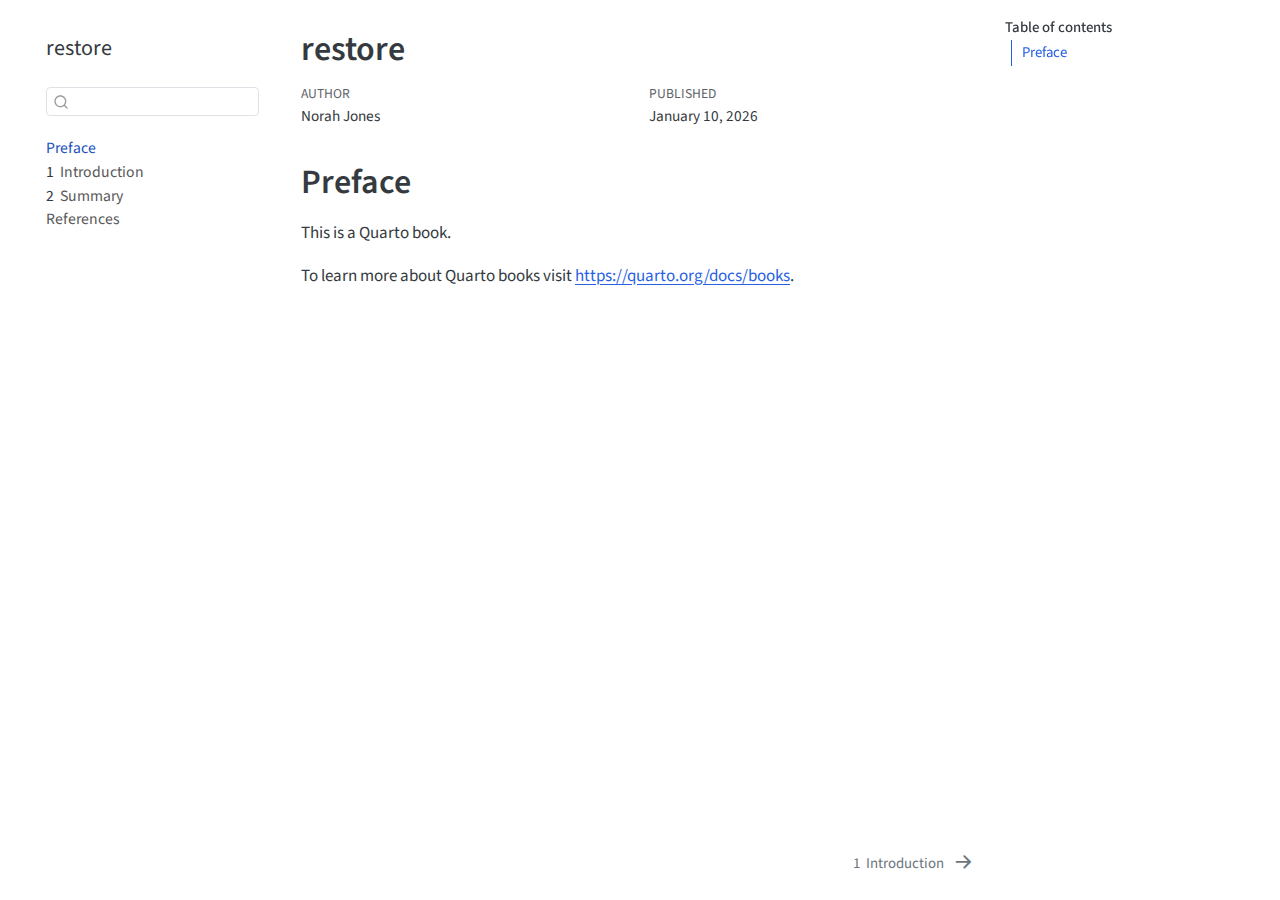
<file: docs/index.html>
<!DOCTYPE html>
<html xmlns="http://www.w3.org/1999/xhtml" lang="en" xml:lang="en"><head>

<meta charset="utf-8">
<meta name="generator" content="quarto-1.6.29">

<meta name="viewport" content="width=device-width, initial-scale=1.0, user-scalable=yes">

<meta name="author" content="Norah Jones">
<meta name="dcterms.date" content="2026-01-10">

<title>restore</title>
<style>
code{white-space: pre-wrap;}
span.smallcaps{font-variant: small-caps;}
div.columns{display: flex; gap: min(4vw, 1.5em);}
div.column{flex: auto; overflow-x: auto;}
div.hanging-indent{margin-left: 1.5em; text-indent: -1.5em;}
ul.task-list{list-style: none;}
ul.task-list li input[type="checkbox"] {
  width: 0.8em;
  margin: 0 0.8em 0.2em -1em; /* quarto-specific, see https://github.com/quarto-dev/quarto-cli/issues/4556 */ 
  vertical-align: middle;
}
</style>


<script src="site_libs/quarto-nav/quarto-nav.js"></script>
<script src="site_libs/quarto-nav/headroom.min.js"></script>
<script src="site_libs/clipboard/clipboard.min.js"></script>
<script src="site_libs/quarto-search/autocomplete.umd.js"></script>
<script src="site_libs/quarto-search/fuse.min.js"></script>
<script src="site_libs/quarto-search/quarto-search.js"></script>
<meta name="quarto:offset" content="./">
<link href="./intro.html" rel="next">
<script src="site_libs/quarto-html/quarto.js"></script>
<script src="site_libs/quarto-html/popper.min.js"></script>
<script src="site_libs/quarto-html/tippy.umd.min.js"></script>
<script src="site_libs/quarto-html/anchor.min.js"></script>
<link href="site_libs/quarto-html/tippy.css" rel="stylesheet">
<link href="site_libs/quarto-html/quarto-syntax-highlighting-29a703985b9506ee1f3285ce059650bf.css" rel="stylesheet" id="quarto-text-highlighting-styles">
<script src="site_libs/bootstrap/bootstrap.min.js"></script>
<link href="site_libs/bootstrap/bootstrap-icons.css" rel="stylesheet">
<link href="site_libs/bootstrap/bootstrap-87106fac36b7108268fef3f25795ae48.min.css" rel="stylesheet" append-hash="true" id="quarto-bootstrap" data-mode="light">
<script id="quarto-search-options" type="application/json">{
  "location": "sidebar",
  "copy-button": false,
  "collapse-after": 3,
  "panel-placement": "start",
  "type": "textbox",
  "limit": 50,
  "keyboard-shortcut": [
    "f",
    "/",
    "s"
  ],
  "show-item-context": false,
  "language": {
    "search-no-results-text": "No results",
    "search-matching-documents-text": "matching documents",
    "search-copy-link-title": "Copy link to search",
    "search-hide-matches-text": "Hide additional matches",
    "search-more-match-text": "more match in this document",
    "search-more-matches-text": "more matches in this document",
    "search-clear-button-title": "Clear",
    "search-text-placeholder": "",
    "search-detached-cancel-button-title": "Cancel",
    "search-submit-button-title": "Submit",
    "search-label": "Search"
  }
}</script>


</head>

<body class="nav-sidebar floating">

<div id="quarto-search-results"></div>
  <header id="quarto-header" class="headroom fixed-top">
  <nav class="quarto-secondary-nav">
    <div class="container-fluid d-flex">
      <button type="button" class="quarto-btn-toggle btn" data-bs-toggle="collapse" role="button" data-bs-target=".quarto-sidebar-collapse-item" aria-controls="quarto-sidebar" aria-expanded="false" aria-label="Toggle sidebar navigation" onclick="if (window.quartoToggleHeadroom) { window.quartoToggleHeadroom(); }">
        <i class="bi bi-layout-text-sidebar-reverse"></i>
      </button>
        <nav class="quarto-page-breadcrumbs" aria-label="breadcrumb"><ol class="breadcrumb"><li class="breadcrumb-item"><a href="./index.html">Preface</a></li></ol></nav>
        <a class="flex-grow-1" role="navigation" data-bs-toggle="collapse" data-bs-target=".quarto-sidebar-collapse-item" aria-controls="quarto-sidebar" aria-expanded="false" aria-label="Toggle sidebar navigation" onclick="if (window.quartoToggleHeadroom) { window.quartoToggleHeadroom(); }">      
        </a>
      <button type="button" class="btn quarto-search-button" aria-label="Search" onclick="window.quartoOpenSearch();">
        <i class="bi bi-search"></i>
      </button>
    </div>
  </nav>
</header>
<!-- content -->
<div id="quarto-content" class="quarto-container page-columns page-rows-contents page-layout-article">
<!-- sidebar -->
  <nav id="quarto-sidebar" class="sidebar collapse collapse-horizontal quarto-sidebar-collapse-item sidebar-navigation floating overflow-auto">
    <div class="pt-lg-2 mt-2 text-left sidebar-header">
    <div class="sidebar-title mb-0 py-0">
      <a href="./">restore</a> 
    </div>
      </div>
        <div class="mt-2 flex-shrink-0 align-items-center">
        <div class="sidebar-search">
        <div id="quarto-search" class="" title="Search"></div>
        </div>
        </div>
    <div class="sidebar-menu-container"> 
    <ul class="list-unstyled mt-1">
        <li class="sidebar-item">
  <div class="sidebar-item-container"> 
  <a href="./index.html" class="sidebar-item-text sidebar-link active">
 <span class="menu-text">Preface</span></a>
  </div>
</li>
        <li class="sidebar-item">
  <div class="sidebar-item-container"> 
  <a href="./intro.html" class="sidebar-item-text sidebar-link">
 <span class="menu-text"><span class="chapter-number">1</span>&nbsp; <span class="chapter-title">Introduction</span></span></a>
  </div>
</li>
        <li class="sidebar-item">
  <div class="sidebar-item-container"> 
  <a href="./summary.html" class="sidebar-item-text sidebar-link">
 <span class="menu-text"><span class="chapter-number">2</span>&nbsp; <span class="chapter-title">Summary</span></span></a>
  </div>
</li>
        <li class="sidebar-item">
  <div class="sidebar-item-container"> 
  <a href="./references.html" class="sidebar-item-text sidebar-link">
 <span class="menu-text">References</span></a>
  </div>
</li>
    </ul>
    </div>
</nav>
<div id="quarto-sidebar-glass" class="quarto-sidebar-collapse-item" data-bs-toggle="collapse" data-bs-target=".quarto-sidebar-collapse-item"></div>
<!-- margin-sidebar -->
    <div id="quarto-margin-sidebar" class="sidebar margin-sidebar">
        <nav id="TOC" role="doc-toc" class="toc-active">
    <h2 id="toc-title">Table of contents</h2>
   
  <ul>
  <li><a href="#preface" id="toc-preface" class="nav-link active" data-scroll-target="#preface">Preface</a></li>
  </ul>
</nav>
    </div>
<!-- main -->
<main class="content" id="quarto-document-content">

<header id="title-block-header" class="quarto-title-block default">
<div class="quarto-title">
<h1 class="title">restore</h1>
</div>



<div class="quarto-title-meta">

    <div>
    <div class="quarto-title-meta-heading">Author</div>
    <div class="quarto-title-meta-contents">
             <p>Norah Jones </p>
          </div>
  </div>
    
    <div>
    <div class="quarto-title-meta-heading">Published</div>
    <div class="quarto-title-meta-contents">
      <p class="date">January 10, 2026</p>
    </div>
  </div>
  
    
  </div>
  


</header>


<section id="preface" class="level1 unnumbered">
<h1 class="unnumbered">Preface</h1>
<p>This is a Quarto book.</p>
<p>To learn more about Quarto books visit <a href="https://quarto.org/docs/books" class="uri">https://quarto.org/docs/books</a>.</p>


</section>

</main> <!-- /main -->
<script id="quarto-html-after-body" type="application/javascript">
window.document.addEventListener("DOMContentLoaded", function (event) {
  const toggleBodyColorMode = (bsSheetEl) => {
    const mode = bsSheetEl.getAttribute("data-mode");
    const bodyEl = window.document.querySelector("body");
    if (mode === "dark") {
      bodyEl.classList.add("quarto-dark");
      bodyEl.classList.remove("quarto-light");
    } else {
      bodyEl.classList.add("quarto-light");
      bodyEl.classList.remove("quarto-dark");
    }
  }
  const toggleBodyColorPrimary = () => {
    const bsSheetEl = window.document.querySelector("link#quarto-bootstrap");
    if (bsSheetEl) {
      toggleBodyColorMode(bsSheetEl);
    }
  }
  toggleBodyColorPrimary();  
  const icon = "";
  const anchorJS = new window.AnchorJS();
  anchorJS.options = {
    placement: 'right',
    icon: icon
  };
  anchorJS.add('.anchored');
  const isCodeAnnotation = (el) => {
    for (const clz of el.classList) {
      if (clz.startsWith('code-annotation-')) {                     
        return true;
      }
    }
    return false;
  }
  const onCopySuccess = function(e) {
    // button target
    const button = e.trigger;
    // don't keep focus
    button.blur();
    // flash "checked"
    button.classList.add('code-copy-button-checked');
    var currentTitle = button.getAttribute("title");
    button.setAttribute("title", "Copied!");
    let tooltip;
    if (window.bootstrap) {
      button.setAttribute("data-bs-toggle", "tooltip");
      button.setAttribute("data-bs-placement", "left");
      button.setAttribute("data-bs-title", "Copied!");
      tooltip = new bootstrap.Tooltip(button, 
        { trigger: "manual", 
          customClass: "code-copy-button-tooltip",
          offset: [0, -8]});
      tooltip.show();    
    }
    setTimeout(function() {
      if (tooltip) {
        tooltip.hide();
        button.removeAttribute("data-bs-title");
        button.removeAttribute("data-bs-toggle");
        button.removeAttribute("data-bs-placement");
      }
      button.setAttribute("title", currentTitle);
      button.classList.remove('code-copy-button-checked');
    }, 1000);
    // clear code selection
    e.clearSelection();
  }
  const getTextToCopy = function(trigger) {
      const codeEl = trigger.previousElementSibling.cloneNode(true);
      for (const childEl of codeEl.children) {
        if (isCodeAnnotation(childEl)) {
          childEl.remove();
        }
      }
      return codeEl.innerText;
  }
  const clipboard = new window.ClipboardJS('.code-copy-button:not([data-in-quarto-modal])', {
    text: getTextToCopy
  });
  clipboard.on('success', onCopySuccess);
  if (window.document.getElementById('quarto-embedded-source-code-modal')) {
    // For code content inside modals, clipBoardJS needs to be initialized with a container option
    // TODO: Check when it could be a function (https://github.com/zenorocha/clipboard.js/issues/860)
    const clipboardModal = new window.ClipboardJS('.code-copy-button[data-in-quarto-modal]', {
      text: getTextToCopy,
      container: window.document.getElementById('quarto-embedded-source-code-modal')
    });
    clipboardModal.on('success', onCopySuccess);
  }
    var localhostRegex = new RegExp(/^(?:http|https):\/\/localhost\:?[0-9]*\//);
    var mailtoRegex = new RegExp(/^mailto:/);
      var filterRegex = new RegExp('/' + window.location.host + '/');
    var isInternal = (href) => {
        return filterRegex.test(href) || localhostRegex.test(href) || mailtoRegex.test(href);
    }
    // Inspect non-navigation links and adorn them if external
 	var links = window.document.querySelectorAll('a[href]:not(.nav-link):not(.navbar-brand):not(.toc-action):not(.sidebar-link):not(.sidebar-item-toggle):not(.pagination-link):not(.no-external):not([aria-hidden]):not(.dropdown-item):not(.quarto-navigation-tool):not(.about-link)');
    for (var i=0; i<links.length; i++) {
      const link = links[i];
      if (!isInternal(link.href)) {
        // undo the damage that might have been done by quarto-nav.js in the case of
        // links that we want to consider external
        if (link.dataset.originalHref !== undefined) {
          link.href = link.dataset.originalHref;
        }
      }
    }
  function tippyHover(el, contentFn, onTriggerFn, onUntriggerFn) {
    const config = {
      allowHTML: true,
      maxWidth: 500,
      delay: 100,
      arrow: false,
      appendTo: function(el) {
          return el.parentElement;
      },
      interactive: true,
      interactiveBorder: 10,
      theme: 'quarto',
      placement: 'bottom-start',
    };
    if (contentFn) {
      config.content = contentFn;
    }
    if (onTriggerFn) {
      config.onTrigger = onTriggerFn;
    }
    if (onUntriggerFn) {
      config.onUntrigger = onUntriggerFn;
    }
    window.tippy(el, config); 
  }
  const noterefs = window.document.querySelectorAll('a[role="doc-noteref"]');
  for (var i=0; i<noterefs.length; i++) {
    const ref = noterefs[i];
    tippyHover(ref, function() {
      // use id or data attribute instead here
      let href = ref.getAttribute('data-footnote-href') || ref.getAttribute('href');
      try { href = new URL(href).hash; } catch {}
      const id = href.replace(/^#\/?/, "");
      const note = window.document.getElementById(id);
      if (note) {
        return note.innerHTML;
      } else {
        return "";
      }
    });
  }
  const xrefs = window.document.querySelectorAll('a.quarto-xref');
  const processXRef = (id, note) => {
    // Strip column container classes
    const stripColumnClz = (el) => {
      el.classList.remove("page-full", "page-columns");
      if (el.children) {
        for (const child of el.children) {
          stripColumnClz(child);
        }
      }
    }
    stripColumnClz(note)
    if (id === null || id.startsWith('sec-')) {
      // Special case sections, only their first couple elements
      const container = document.createElement("div");
      if (note.children && note.children.length > 2) {
        container.appendChild(note.children[0].cloneNode(true));
        for (let i = 1; i < note.children.length; i++) {
          const child = note.children[i];
          if (child.tagName === "P" && child.innerText === "") {
            continue;
          } else {
            container.appendChild(child.cloneNode(true));
            break;
          }
        }
        if (window.Quarto?.typesetMath) {
          window.Quarto.typesetMath(container);
        }
        return container.innerHTML
      } else {
        if (window.Quarto?.typesetMath) {
          window.Quarto.typesetMath(note);
        }
        return note.innerHTML;
      }
    } else {
      // Remove any anchor links if they are present
      const anchorLink = note.querySelector('a.anchorjs-link');
      if (anchorLink) {
        anchorLink.remove();
      }
      if (window.Quarto?.typesetMath) {
        window.Quarto.typesetMath(note);
      }
      // TODO in 1.5, we should make sure this works without a callout special case
      if (note.classList.contains("callout")) {
        return note.outerHTML;
      } else {
        return note.innerHTML;
      }
    }
  }
  for (var i=0; i<xrefs.length; i++) {
    const xref = xrefs[i];
    tippyHover(xref, undefined, function(instance) {
      instance.disable();
      let url = xref.getAttribute('href');
      let hash = undefined; 
      if (url.startsWith('#')) {
        hash = url;
      } else {
        try { hash = new URL(url).hash; } catch {}
      }
      if (hash) {
        const id = hash.replace(/^#\/?/, "");
        const note = window.document.getElementById(id);
        if (note !== null) {
          try {
            const html = processXRef(id, note.cloneNode(true));
            instance.setContent(html);
          } finally {
            instance.enable();
            instance.show();
          }
        } else {
          // See if we can fetch this
          fetch(url.split('#')[0])
          .then(res => res.text())
          .then(html => {
            const parser = new DOMParser();
            const htmlDoc = parser.parseFromString(html, "text/html");
            const note = htmlDoc.getElementById(id);
            if (note !== null) {
              const html = processXRef(id, note);
              instance.setContent(html);
            } 
          }).finally(() => {
            instance.enable();
            instance.show();
          });
        }
      } else {
        // See if we can fetch a full url (with no hash to target)
        // This is a special case and we should probably do some content thinning / targeting
        fetch(url)
        .then(res => res.text())
        .then(html => {
          const parser = new DOMParser();
          const htmlDoc = parser.parseFromString(html, "text/html");
          const note = htmlDoc.querySelector('main.content');
          if (note !== null) {
            // This should only happen for chapter cross references
            // (since there is no id in the URL)
            // remove the first header
            if (note.children.length > 0 && note.children[0].tagName === "HEADER") {
              note.children[0].remove();
            }
            const html = processXRef(null, note);
            instance.setContent(html);
          } 
        }).finally(() => {
          instance.enable();
          instance.show();
        });
      }
    }, function(instance) {
    });
  }
      let selectedAnnoteEl;
      const selectorForAnnotation = ( cell, annotation) => {
        let cellAttr = 'data-code-cell="' + cell + '"';
        let lineAttr = 'data-code-annotation="' +  annotation + '"';
        const selector = 'span[' + cellAttr + '][' + lineAttr + ']';
        return selector;
      }
      const selectCodeLines = (annoteEl) => {
        const doc = window.document;
        const targetCell = annoteEl.getAttribute("data-target-cell");
        const targetAnnotation = annoteEl.getAttribute("data-target-annotation");
        const annoteSpan = window.document.querySelector(selectorForAnnotation(targetCell, targetAnnotation));
        const lines = annoteSpan.getAttribute("data-code-lines").split(",");
        const lineIds = lines.map((line) => {
          return targetCell + "-" + line;
        })
        let top = null;
        let height = null;
        let parent = null;
        if (lineIds.length > 0) {
            //compute the position of the single el (top and bottom and make a div)
            const el = window.document.getElementById(lineIds[0]);
            top = el.offsetTop;
            height = el.offsetHeight;
            parent = el.parentElement.parentElement;
          if (lineIds.length > 1) {
            const lastEl = window.document.getElementById(lineIds[lineIds.length - 1]);
            const bottom = lastEl.offsetTop + lastEl.offsetHeight;
            height = bottom - top;
          }
          if (top !== null && height !== null && parent !== null) {
            // cook up a div (if necessary) and position it 
            let div = window.document.getElementById("code-annotation-line-highlight");
            if (div === null) {
              div = window.document.createElement("div");
              div.setAttribute("id", "code-annotation-line-highlight");
              div.style.position = 'absolute';
              parent.appendChild(div);
            }
            div.style.top = top - 2 + "px";
            div.style.height = height + 4 + "px";
            div.style.left = 0;
            let gutterDiv = window.document.getElementById("code-annotation-line-highlight-gutter");
            if (gutterDiv === null) {
              gutterDiv = window.document.createElement("div");
              gutterDiv.setAttribute("id", "code-annotation-line-highlight-gutter");
              gutterDiv.style.position = 'absolute';
              const codeCell = window.document.getElementById(targetCell);
              const gutter = codeCell.querySelector('.code-annotation-gutter');
              gutter.appendChild(gutterDiv);
            }
            gutterDiv.style.top = top - 2 + "px";
            gutterDiv.style.height = height + 4 + "px";
          }
          selectedAnnoteEl = annoteEl;
        }
      };
      const unselectCodeLines = () => {
        const elementsIds = ["code-annotation-line-highlight", "code-annotation-line-highlight-gutter"];
        elementsIds.forEach((elId) => {
          const div = window.document.getElementById(elId);
          if (div) {
            div.remove();
          }
        });
        selectedAnnoteEl = undefined;
      };
        // Handle positioning of the toggle
    window.addEventListener(
      "resize",
      throttle(() => {
        elRect = undefined;
        if (selectedAnnoteEl) {
          selectCodeLines(selectedAnnoteEl);
        }
      }, 10)
    );
    function throttle(fn, ms) {
    let throttle = false;
    let timer;
      return (...args) => {
        if(!throttle) { // first call gets through
            fn.apply(this, args);
            throttle = true;
        } else { // all the others get throttled
            if(timer) clearTimeout(timer); // cancel #2
            timer = setTimeout(() => {
              fn.apply(this, args);
              timer = throttle = false;
            }, ms);
        }
      };
    }
      // Attach click handler to the DT
      const annoteDls = window.document.querySelectorAll('dt[data-target-cell]');
      for (const annoteDlNode of annoteDls) {
        annoteDlNode.addEventListener('click', (event) => {
          const clickedEl = event.target;
          if (clickedEl !== selectedAnnoteEl) {
            unselectCodeLines();
            const activeEl = window.document.querySelector('dt[data-target-cell].code-annotation-active');
            if (activeEl) {
              activeEl.classList.remove('code-annotation-active');
            }
            selectCodeLines(clickedEl);
            clickedEl.classList.add('code-annotation-active');
          } else {
            // Unselect the line
            unselectCodeLines();
            clickedEl.classList.remove('code-annotation-active');
          }
        });
      }
  const findCites = (el) => {
    const parentEl = el.parentElement;
    if (parentEl) {
      const cites = parentEl.dataset.cites;
      if (cites) {
        return {
          el,
          cites: cites.split(' ')
        };
      } else {
        return findCites(el.parentElement)
      }
    } else {
      return undefined;
    }
  };
  var bibliorefs = window.document.querySelectorAll('a[role="doc-biblioref"]');
  for (var i=0; i<bibliorefs.length; i++) {
    const ref = bibliorefs[i];
    const citeInfo = findCites(ref);
    if (citeInfo) {
      tippyHover(citeInfo.el, function() {
        var popup = window.document.createElement('div');
        citeInfo.cites.forEach(function(cite) {
          var citeDiv = window.document.createElement('div');
          citeDiv.classList.add('hanging-indent');
          citeDiv.classList.add('csl-entry');
          var biblioDiv = window.document.getElementById('ref-' + cite);
          if (biblioDiv) {
            citeDiv.innerHTML = biblioDiv.innerHTML;
          }
          popup.appendChild(citeDiv);
        });
        return popup.innerHTML;
      });
    }
  }
});
</script>
<nav class="page-navigation">
  <div class="nav-page nav-page-previous">
  </div>
  <div class="nav-page nav-page-next">
      <a href="./intro.html" class="pagination-link" aria-label="Introduction">
        <span class="nav-page-text"><span class="chapter-number">1</span>&nbsp; <span class="chapter-title">Introduction</span></span> <i class="bi bi-arrow-right-short"></i>
      </a>
  </div>
</nav>
</div> <!-- /content -->




</body></html>
</file>
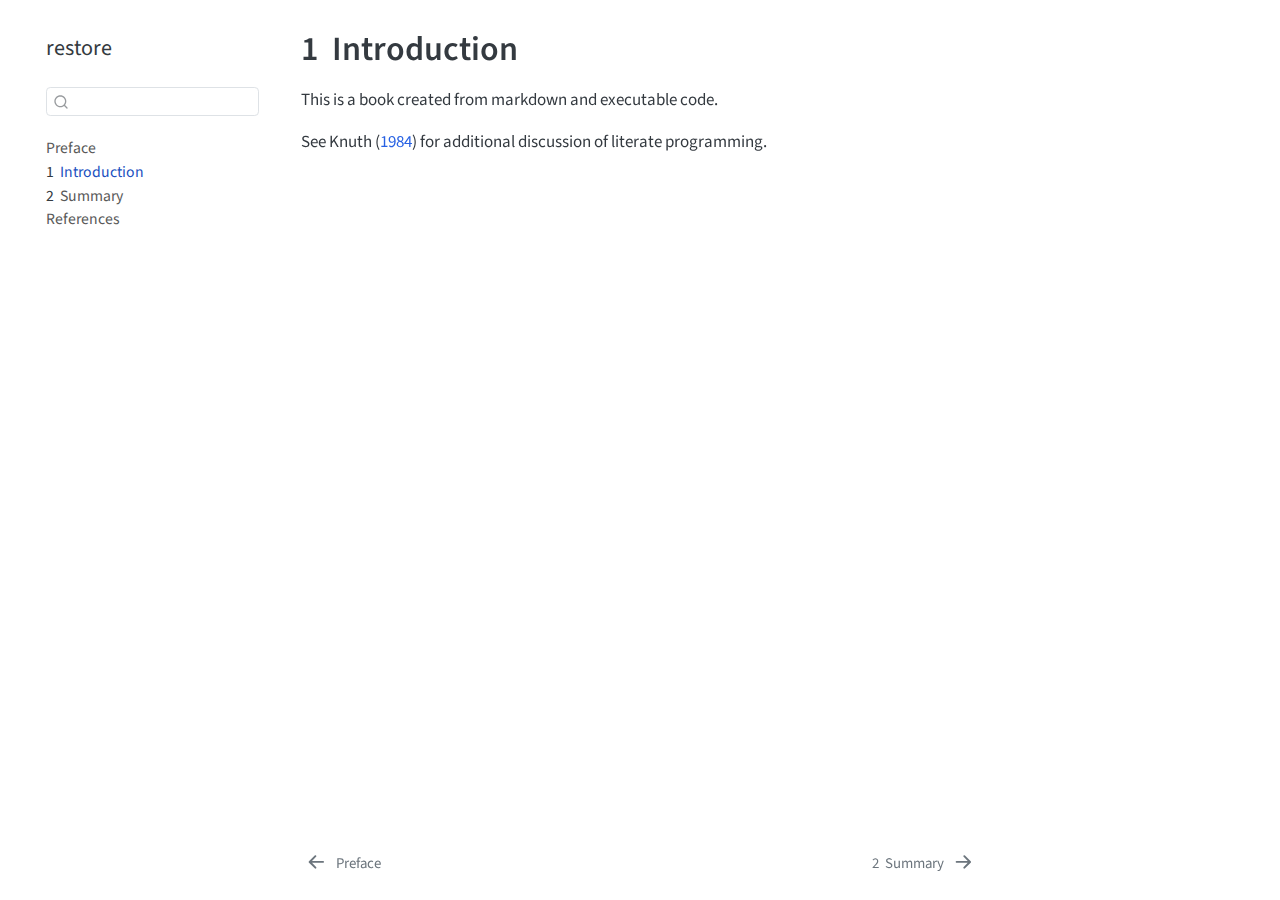
<file: docs/intro.html>
<!DOCTYPE html>
<html xmlns="http://www.w3.org/1999/xhtml" lang="en" xml:lang="en"><head>

<meta charset="utf-8">
<meta name="generator" content="quarto-1.6.29">

<meta name="viewport" content="width=device-width, initial-scale=1.0, user-scalable=yes">


<title>1&nbsp; Introduction – restore</title>
<style>
code{white-space: pre-wrap;}
span.smallcaps{font-variant: small-caps;}
div.columns{display: flex; gap: min(4vw, 1.5em);}
div.column{flex: auto; overflow-x: auto;}
div.hanging-indent{margin-left: 1.5em; text-indent: -1.5em;}
ul.task-list{list-style: none;}
ul.task-list li input[type="checkbox"] {
  width: 0.8em;
  margin: 0 0.8em 0.2em -1em; /* quarto-specific, see https://github.com/quarto-dev/quarto-cli/issues/4556 */ 
  vertical-align: middle;
}
/* CSS for citations */
div.csl-bib-body { }
div.csl-entry {
  clear: both;
  margin-bottom: 0em;
}
.hanging-indent div.csl-entry {
  margin-left:2em;
  text-indent:-2em;
}
div.csl-left-margin {
  min-width:2em;
  float:left;
}
div.csl-right-inline {
  margin-left:2em;
  padding-left:1em;
}
div.csl-indent {
  margin-left: 2em;
}</style>


<script src="site_libs/quarto-nav/quarto-nav.js"></script>
<script src="site_libs/quarto-nav/headroom.min.js"></script>
<script src="site_libs/clipboard/clipboard.min.js"></script>
<script src="site_libs/quarto-search/autocomplete.umd.js"></script>
<script src="site_libs/quarto-search/fuse.min.js"></script>
<script src="site_libs/quarto-search/quarto-search.js"></script>
<meta name="quarto:offset" content="./">
<link href="./summary.html" rel="next">
<link href="./index.html" rel="prev">
<script src="site_libs/quarto-html/quarto.js"></script>
<script src="site_libs/quarto-html/popper.min.js"></script>
<script src="site_libs/quarto-html/tippy.umd.min.js"></script>
<script src="site_libs/quarto-html/anchor.min.js"></script>
<link href="site_libs/quarto-html/tippy.css" rel="stylesheet">
<link href="site_libs/quarto-html/quarto-syntax-highlighting-29a703985b9506ee1f3285ce059650bf.css" rel="stylesheet" id="quarto-text-highlighting-styles">
<script src="site_libs/bootstrap/bootstrap.min.js"></script>
<link href="site_libs/bootstrap/bootstrap-icons.css" rel="stylesheet">
<link href="site_libs/bootstrap/bootstrap-87106fac36b7108268fef3f25795ae48.min.css" rel="stylesheet" append-hash="true" id="quarto-bootstrap" data-mode="light">
<script id="quarto-search-options" type="application/json">{
  "location": "sidebar",
  "copy-button": false,
  "collapse-after": 3,
  "panel-placement": "start",
  "type": "textbox",
  "limit": 50,
  "keyboard-shortcut": [
    "f",
    "/",
    "s"
  ],
  "show-item-context": false,
  "language": {
    "search-no-results-text": "No results",
    "search-matching-documents-text": "matching documents",
    "search-copy-link-title": "Copy link to search",
    "search-hide-matches-text": "Hide additional matches",
    "search-more-match-text": "more match in this document",
    "search-more-matches-text": "more matches in this document",
    "search-clear-button-title": "Clear",
    "search-text-placeholder": "",
    "search-detached-cancel-button-title": "Cancel",
    "search-submit-button-title": "Submit",
    "search-label": "Search"
  }
}</script>


</head>

<body class="nav-sidebar floating">

<div id="quarto-search-results"></div>
  <header id="quarto-header" class="headroom fixed-top">
  <nav class="quarto-secondary-nav">
    <div class="container-fluid d-flex">
      <button type="button" class="quarto-btn-toggle btn" data-bs-toggle="collapse" role="button" data-bs-target=".quarto-sidebar-collapse-item" aria-controls="quarto-sidebar" aria-expanded="false" aria-label="Toggle sidebar navigation" onclick="if (window.quartoToggleHeadroom) { window.quartoToggleHeadroom(); }">
        <i class="bi bi-layout-text-sidebar-reverse"></i>
      </button>
        <nav class="quarto-page-breadcrumbs" aria-label="breadcrumb"><ol class="breadcrumb"><li class="breadcrumb-item"><a href="./intro.html"><span class="chapter-number">1</span>&nbsp; <span class="chapter-title">Introduction</span></a></li></ol></nav>
        <a class="flex-grow-1" role="navigation" data-bs-toggle="collapse" data-bs-target=".quarto-sidebar-collapse-item" aria-controls="quarto-sidebar" aria-expanded="false" aria-label="Toggle sidebar navigation" onclick="if (window.quartoToggleHeadroom) { window.quartoToggleHeadroom(); }">      
        </a>
      <button type="button" class="btn quarto-search-button" aria-label="Search" onclick="window.quartoOpenSearch();">
        <i class="bi bi-search"></i>
      </button>
    </div>
  </nav>
</header>
<!-- content -->
<div id="quarto-content" class="quarto-container page-columns page-rows-contents page-layout-article">
<!-- sidebar -->
  <nav id="quarto-sidebar" class="sidebar collapse collapse-horizontal quarto-sidebar-collapse-item sidebar-navigation floating overflow-auto">
    <div class="pt-lg-2 mt-2 text-left sidebar-header">
    <div class="sidebar-title mb-0 py-0">
      <a href="./">restore</a> 
    </div>
      </div>
        <div class="mt-2 flex-shrink-0 align-items-center">
        <div class="sidebar-search">
        <div id="quarto-search" class="" title="Search"></div>
        </div>
        </div>
    <div class="sidebar-menu-container"> 
    <ul class="list-unstyled mt-1">
        <li class="sidebar-item">
  <div class="sidebar-item-container"> 
  <a href="./index.html" class="sidebar-item-text sidebar-link">
 <span class="menu-text">Preface</span></a>
  </div>
</li>
        <li class="sidebar-item">
  <div class="sidebar-item-container"> 
  <a href="./intro.html" class="sidebar-item-text sidebar-link active">
 <span class="menu-text"><span class="chapter-number">1</span>&nbsp; <span class="chapter-title">Introduction</span></span></a>
  </div>
</li>
        <li class="sidebar-item">
  <div class="sidebar-item-container"> 
  <a href="./summary.html" class="sidebar-item-text sidebar-link">
 <span class="menu-text"><span class="chapter-number">2</span>&nbsp; <span class="chapter-title">Summary</span></span></a>
  </div>
</li>
        <li class="sidebar-item">
  <div class="sidebar-item-container"> 
  <a href="./references.html" class="sidebar-item-text sidebar-link">
 <span class="menu-text">References</span></a>
  </div>
</li>
    </ul>
    </div>
</nav>
<div id="quarto-sidebar-glass" class="quarto-sidebar-collapse-item" data-bs-toggle="collapse" data-bs-target=".quarto-sidebar-collapse-item"></div>
<!-- margin-sidebar -->
    <div id="quarto-margin-sidebar" class="sidebar margin-sidebar zindex-bottom">
        
    </div>
<!-- main -->
<main class="content" id="quarto-document-content">

<header id="title-block-header" class="quarto-title-block default">
<div class="quarto-title">
<h1 class="title"><span class="chapter-number">1</span>&nbsp; <span class="chapter-title">Introduction</span></h1>
</div>



<div class="quarto-title-meta">

    
  
    
  </div>
  


</header>


<p>This is a book created from markdown and executable code.</p>
<p>See <span class="citation" data-cites="knuth84">Knuth (<a href="references.html#ref-knuth84" role="doc-biblioref">1984</a>)</span> for additional discussion of literate programming.</p>


<div id="refs" class="references csl-bib-body hanging-indent" data-entry-spacing="0" role="list" style="display: none">
<div id="ref-knuth84" class="csl-entry" role="listitem">
Knuth, Donald E. 1984. <span>“Literate Programming.”</span> <em>Comput. J.</em> 27 (2): 97–111. <a href="https://doi.org/10.1093/comjnl/27.2.97">https://doi.org/10.1093/comjnl/27.2.97</a>.
</div>
</div>

</main> <!-- /main -->
<script id="quarto-html-after-body" type="application/javascript">
window.document.addEventListener("DOMContentLoaded", function (event) {
  const toggleBodyColorMode = (bsSheetEl) => {
    const mode = bsSheetEl.getAttribute("data-mode");
    const bodyEl = window.document.querySelector("body");
    if (mode === "dark") {
      bodyEl.classList.add("quarto-dark");
      bodyEl.classList.remove("quarto-light");
    } else {
      bodyEl.classList.add("quarto-light");
      bodyEl.classList.remove("quarto-dark");
    }
  }
  const toggleBodyColorPrimary = () => {
    const bsSheetEl = window.document.querySelector("link#quarto-bootstrap");
    if (bsSheetEl) {
      toggleBodyColorMode(bsSheetEl);
    }
  }
  toggleBodyColorPrimary();  
  const icon = "";
  const anchorJS = new window.AnchorJS();
  anchorJS.options = {
    placement: 'right',
    icon: icon
  };
  anchorJS.add('.anchored');
  const isCodeAnnotation = (el) => {
    for (const clz of el.classList) {
      if (clz.startsWith('code-annotation-')) {                     
        return true;
      }
    }
    return false;
  }
  const onCopySuccess = function(e) {
    // button target
    const button = e.trigger;
    // don't keep focus
    button.blur();
    // flash "checked"
    button.classList.add('code-copy-button-checked');
    var currentTitle = button.getAttribute("title");
    button.setAttribute("title", "Copied!");
    let tooltip;
    if (window.bootstrap) {
      button.setAttribute("data-bs-toggle", "tooltip");
      button.setAttribute("data-bs-placement", "left");
      button.setAttribute("data-bs-title", "Copied!");
      tooltip = new bootstrap.Tooltip(button, 
        { trigger: "manual", 
          customClass: "code-copy-button-tooltip",
          offset: [0, -8]});
      tooltip.show();    
    }
    setTimeout(function() {
      if (tooltip) {
        tooltip.hide();
        button.removeAttribute("data-bs-title");
        button.removeAttribute("data-bs-toggle");
        button.removeAttribute("data-bs-placement");
      }
      button.setAttribute("title", currentTitle);
      button.classList.remove('code-copy-button-checked');
    }, 1000);
    // clear code selection
    e.clearSelection();
  }
  const getTextToCopy = function(trigger) {
      const codeEl = trigger.previousElementSibling.cloneNode(true);
      for (const childEl of codeEl.children) {
        if (isCodeAnnotation(childEl)) {
          childEl.remove();
        }
      }
      return codeEl.innerText;
  }
  const clipboard = new window.ClipboardJS('.code-copy-button:not([data-in-quarto-modal])', {
    text: getTextToCopy
  });
  clipboard.on('success', onCopySuccess);
  if (window.document.getElementById('quarto-embedded-source-code-modal')) {
    // For code content inside modals, clipBoardJS needs to be initialized with a container option
    // TODO: Check when it could be a function (https://github.com/zenorocha/clipboard.js/issues/860)
    const clipboardModal = new window.ClipboardJS('.code-copy-button[data-in-quarto-modal]', {
      text: getTextToCopy,
      container: window.document.getElementById('quarto-embedded-source-code-modal')
    });
    clipboardModal.on('success', onCopySuccess);
  }
    var localhostRegex = new RegExp(/^(?:http|https):\/\/localhost\:?[0-9]*\//);
    var mailtoRegex = new RegExp(/^mailto:/);
      var filterRegex = new RegExp('/' + window.location.host + '/');
    var isInternal = (href) => {
        return filterRegex.test(href) || localhostRegex.test(href) || mailtoRegex.test(href);
    }
    // Inspect non-navigation links and adorn them if external
 	var links = window.document.querySelectorAll('a[href]:not(.nav-link):not(.navbar-brand):not(.toc-action):not(.sidebar-link):not(.sidebar-item-toggle):not(.pagination-link):not(.no-external):not([aria-hidden]):not(.dropdown-item):not(.quarto-navigation-tool):not(.about-link)');
    for (var i=0; i<links.length; i++) {
      const link = links[i];
      if (!isInternal(link.href)) {
        // undo the damage that might have been done by quarto-nav.js in the case of
        // links that we want to consider external
        if (link.dataset.originalHref !== undefined) {
          link.href = link.dataset.originalHref;
        }
      }
    }
  function tippyHover(el, contentFn, onTriggerFn, onUntriggerFn) {
    const config = {
      allowHTML: true,
      maxWidth: 500,
      delay: 100,
      arrow: false,
      appendTo: function(el) {
          return el.parentElement;
      },
      interactive: true,
      interactiveBorder: 10,
      theme: 'quarto',
      placement: 'bottom-start',
    };
    if (contentFn) {
      config.content = contentFn;
    }
    if (onTriggerFn) {
      config.onTrigger = onTriggerFn;
    }
    if (onUntriggerFn) {
      config.onUntrigger = onUntriggerFn;
    }
    window.tippy(el, config); 
  }
  const noterefs = window.document.querySelectorAll('a[role="doc-noteref"]');
  for (var i=0; i<noterefs.length; i++) {
    const ref = noterefs[i];
    tippyHover(ref, function() {
      // use id or data attribute instead here
      let href = ref.getAttribute('data-footnote-href') || ref.getAttribute('href');
      try { href = new URL(href).hash; } catch {}
      const id = href.replace(/^#\/?/, "");
      const note = window.document.getElementById(id);
      if (note) {
        return note.innerHTML;
      } else {
        return "";
      }
    });
  }
  const xrefs = window.document.querySelectorAll('a.quarto-xref');
  const processXRef = (id, note) => {
    // Strip column container classes
    const stripColumnClz = (el) => {
      el.classList.remove("page-full", "page-columns");
      if (el.children) {
        for (const child of el.children) {
          stripColumnClz(child);
        }
      }
    }
    stripColumnClz(note)
    if (id === null || id.startsWith('sec-')) {
      // Special case sections, only their first couple elements
      const container = document.createElement("div");
      if (note.children && note.children.length > 2) {
        container.appendChild(note.children[0].cloneNode(true));
        for (let i = 1; i < note.children.length; i++) {
          const child = note.children[i];
          if (child.tagName === "P" && child.innerText === "") {
            continue;
          } else {
            container.appendChild(child.cloneNode(true));
            break;
          }
        }
        if (window.Quarto?.typesetMath) {
          window.Quarto.typesetMath(container);
        }
        return container.innerHTML
      } else {
        if (window.Quarto?.typesetMath) {
          window.Quarto.typesetMath(note);
        }
        return note.innerHTML;
      }
    } else {
      // Remove any anchor links if they are present
      const anchorLink = note.querySelector('a.anchorjs-link');
      if (anchorLink) {
        anchorLink.remove();
      }
      if (window.Quarto?.typesetMath) {
        window.Quarto.typesetMath(note);
      }
      // TODO in 1.5, we should make sure this works without a callout special case
      if (note.classList.contains("callout")) {
        return note.outerHTML;
      } else {
        return note.innerHTML;
      }
    }
  }
  for (var i=0; i<xrefs.length; i++) {
    const xref = xrefs[i];
    tippyHover(xref, undefined, function(instance) {
      instance.disable();
      let url = xref.getAttribute('href');
      let hash = undefined; 
      if (url.startsWith('#')) {
        hash = url;
      } else {
        try { hash = new URL(url).hash; } catch {}
      }
      if (hash) {
        const id = hash.replace(/^#\/?/, "");
        const note = window.document.getElementById(id);
        if (note !== null) {
          try {
            const html = processXRef(id, note.cloneNode(true));
            instance.setContent(html);
          } finally {
            instance.enable();
            instance.show();
          }
        } else {
          // See if we can fetch this
          fetch(url.split('#')[0])
          .then(res => res.text())
          .then(html => {
            const parser = new DOMParser();
            const htmlDoc = parser.parseFromString(html, "text/html");
            const note = htmlDoc.getElementById(id);
            if (note !== null) {
              const html = processXRef(id, note);
              instance.setContent(html);
            } 
          }).finally(() => {
            instance.enable();
            instance.show();
          });
        }
      } else {
        // See if we can fetch a full url (with no hash to target)
        // This is a special case and we should probably do some content thinning / targeting
        fetch(url)
        .then(res => res.text())
        .then(html => {
          const parser = new DOMParser();
          const htmlDoc = parser.parseFromString(html, "text/html");
          const note = htmlDoc.querySelector('main.content');
          if (note !== null) {
            // This should only happen for chapter cross references
            // (since there is no id in the URL)
            // remove the first header
            if (note.children.length > 0 && note.children[0].tagName === "HEADER") {
              note.children[0].remove();
            }
            const html = processXRef(null, note);
            instance.setContent(html);
          } 
        }).finally(() => {
          instance.enable();
          instance.show();
        });
      }
    }, function(instance) {
    });
  }
      let selectedAnnoteEl;
      const selectorForAnnotation = ( cell, annotation) => {
        let cellAttr = 'data-code-cell="' + cell + '"';
        let lineAttr = 'data-code-annotation="' +  annotation + '"';
        const selector = 'span[' + cellAttr + '][' + lineAttr + ']';
        return selector;
      }
      const selectCodeLines = (annoteEl) => {
        const doc = window.document;
        const targetCell = annoteEl.getAttribute("data-target-cell");
        const targetAnnotation = annoteEl.getAttribute("data-target-annotation");
        const annoteSpan = window.document.querySelector(selectorForAnnotation(targetCell, targetAnnotation));
        const lines = annoteSpan.getAttribute("data-code-lines").split(",");
        const lineIds = lines.map((line) => {
          return targetCell + "-" + line;
        })
        let top = null;
        let height = null;
        let parent = null;
        if (lineIds.length > 0) {
            //compute the position of the single el (top and bottom and make a div)
            const el = window.document.getElementById(lineIds[0]);
            top = el.offsetTop;
            height = el.offsetHeight;
            parent = el.parentElement.parentElement;
          if (lineIds.length > 1) {
            const lastEl = window.document.getElementById(lineIds[lineIds.length - 1]);
            const bottom = lastEl.offsetTop + lastEl.offsetHeight;
            height = bottom - top;
          }
          if (top !== null && height !== null && parent !== null) {
            // cook up a div (if necessary) and position it 
            let div = window.document.getElementById("code-annotation-line-highlight");
            if (div === null) {
              div = window.document.createElement("div");
              div.setAttribute("id", "code-annotation-line-highlight");
              div.style.position = 'absolute';
              parent.appendChild(div);
            }
            div.style.top = top - 2 + "px";
            div.style.height = height + 4 + "px";
            div.style.left = 0;
            let gutterDiv = window.document.getElementById("code-annotation-line-highlight-gutter");
            if (gutterDiv === null) {
              gutterDiv = window.document.createElement("div");
              gutterDiv.setAttribute("id", "code-annotation-line-highlight-gutter");
              gutterDiv.style.position = 'absolute';
              const codeCell = window.document.getElementById(targetCell);
              const gutter = codeCell.querySelector('.code-annotation-gutter');
              gutter.appendChild(gutterDiv);
            }
            gutterDiv.style.top = top - 2 + "px";
            gutterDiv.style.height = height + 4 + "px";
          }
          selectedAnnoteEl = annoteEl;
        }
      };
      const unselectCodeLines = () => {
        const elementsIds = ["code-annotation-line-highlight", "code-annotation-line-highlight-gutter"];
        elementsIds.forEach((elId) => {
          const div = window.document.getElementById(elId);
          if (div) {
            div.remove();
          }
        });
        selectedAnnoteEl = undefined;
      };
        // Handle positioning of the toggle
    window.addEventListener(
      "resize",
      throttle(() => {
        elRect = undefined;
        if (selectedAnnoteEl) {
          selectCodeLines(selectedAnnoteEl);
        }
      }, 10)
    );
    function throttle(fn, ms) {
    let throttle = false;
    let timer;
      return (...args) => {
        if(!throttle) { // first call gets through
            fn.apply(this, args);
            throttle = true;
        } else { // all the others get throttled
            if(timer) clearTimeout(timer); // cancel #2
            timer = setTimeout(() => {
              fn.apply(this, args);
              timer = throttle = false;
            }, ms);
        }
      };
    }
      // Attach click handler to the DT
      const annoteDls = window.document.querySelectorAll('dt[data-target-cell]');
      for (const annoteDlNode of annoteDls) {
        annoteDlNode.addEventListener('click', (event) => {
          const clickedEl = event.target;
          if (clickedEl !== selectedAnnoteEl) {
            unselectCodeLines();
            const activeEl = window.document.querySelector('dt[data-target-cell].code-annotation-active');
            if (activeEl) {
              activeEl.classList.remove('code-annotation-active');
            }
            selectCodeLines(clickedEl);
            clickedEl.classList.add('code-annotation-active');
          } else {
            // Unselect the line
            unselectCodeLines();
            clickedEl.classList.remove('code-annotation-active');
          }
        });
      }
  const findCites = (el) => {
    const parentEl = el.parentElement;
    if (parentEl) {
      const cites = parentEl.dataset.cites;
      if (cites) {
        return {
          el,
          cites: cites.split(' ')
        };
      } else {
        return findCites(el.parentElement)
      }
    } else {
      return undefined;
    }
  };
  var bibliorefs = window.document.querySelectorAll('a[role="doc-biblioref"]');
  for (var i=0; i<bibliorefs.length; i++) {
    const ref = bibliorefs[i];
    const citeInfo = findCites(ref);
    if (citeInfo) {
      tippyHover(citeInfo.el, function() {
        var popup = window.document.createElement('div');
        citeInfo.cites.forEach(function(cite) {
          var citeDiv = window.document.createElement('div');
          citeDiv.classList.add('hanging-indent');
          citeDiv.classList.add('csl-entry');
          var biblioDiv = window.document.getElementById('ref-' + cite);
          if (biblioDiv) {
            citeDiv.innerHTML = biblioDiv.innerHTML;
          }
          popup.appendChild(citeDiv);
        });
        return popup.innerHTML;
      });
    }
  }
});
</script>
<nav class="page-navigation">
  <div class="nav-page nav-page-previous">
      <a href="./index.html" class="pagination-link" aria-label="Preface">
        <i class="bi bi-arrow-left-short"></i> <span class="nav-page-text">Preface</span>
      </a>          
  </div>
  <div class="nav-page nav-page-next">
      <a href="./summary.html" class="pagination-link" aria-label="Summary">
        <span class="nav-page-text"><span class="chapter-number">2</span>&nbsp; <span class="chapter-title">Summary</span></span> <i class="bi bi-arrow-right-short"></i>
      </a>
  </div>
</nav>
</div> <!-- /content -->




</body></html>
</file>
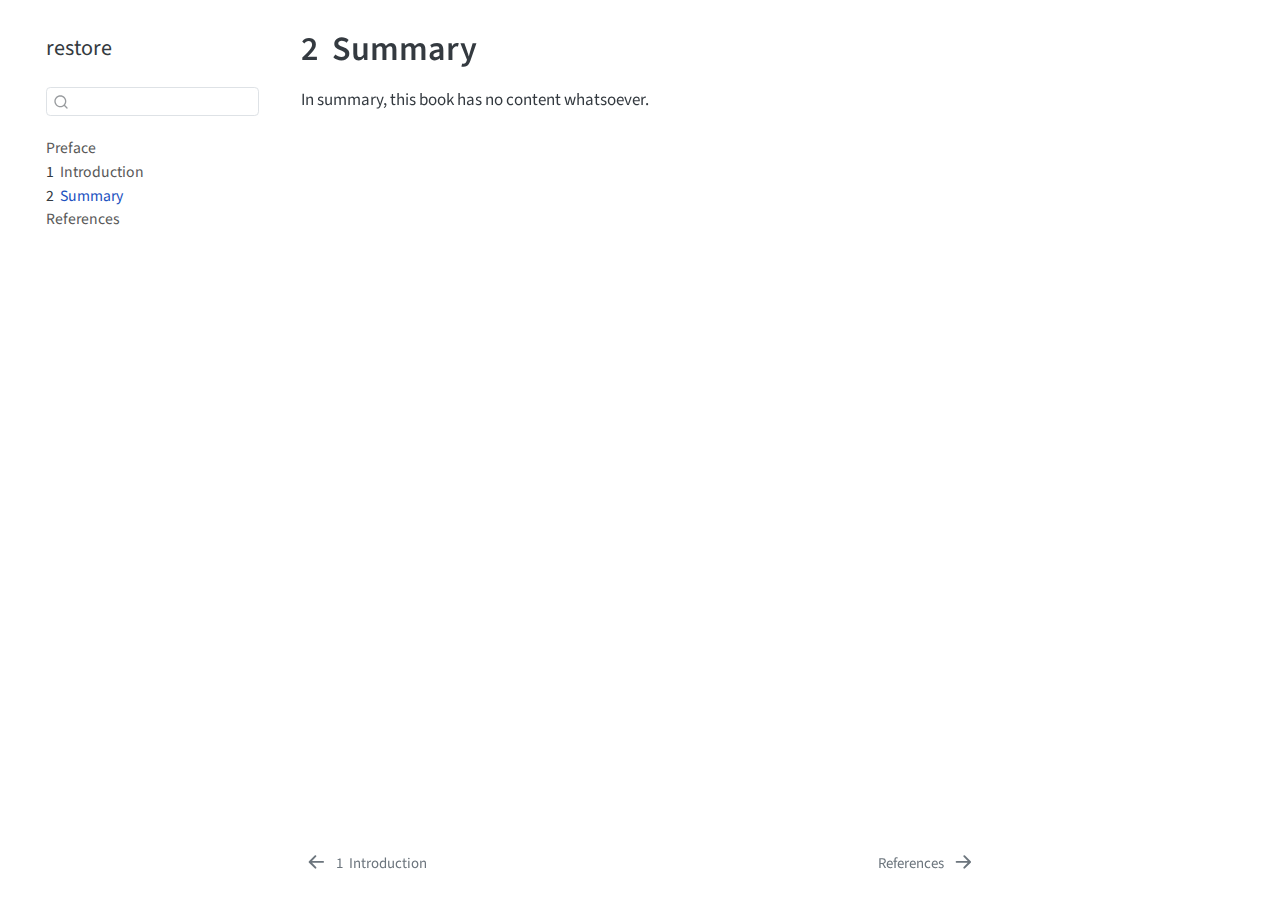
<file: docs/summary.html>
<!DOCTYPE html>
<html xmlns="http://www.w3.org/1999/xhtml" lang="en" xml:lang="en"><head>

<meta charset="utf-8">
<meta name="generator" content="quarto-1.6.29">

<meta name="viewport" content="width=device-width, initial-scale=1.0, user-scalable=yes">


<title>2&nbsp; Summary – restore</title>
<style>
code{white-space: pre-wrap;}
span.smallcaps{font-variant: small-caps;}
div.columns{display: flex; gap: min(4vw, 1.5em);}
div.column{flex: auto; overflow-x: auto;}
div.hanging-indent{margin-left: 1.5em; text-indent: -1.5em;}
ul.task-list{list-style: none;}
ul.task-list li input[type="checkbox"] {
  width: 0.8em;
  margin: 0 0.8em 0.2em -1em; /* quarto-specific, see https://github.com/quarto-dev/quarto-cli/issues/4556 */ 
  vertical-align: middle;
}
</style>


<script src="site_libs/quarto-nav/quarto-nav.js"></script>
<script src="site_libs/quarto-nav/headroom.min.js"></script>
<script src="site_libs/clipboard/clipboard.min.js"></script>
<script src="site_libs/quarto-search/autocomplete.umd.js"></script>
<script src="site_libs/quarto-search/fuse.min.js"></script>
<script src="site_libs/quarto-search/quarto-search.js"></script>
<meta name="quarto:offset" content="./">
<link href="./references.html" rel="next">
<link href="./intro.html" rel="prev">
<script src="site_libs/quarto-html/quarto.js"></script>
<script src="site_libs/quarto-html/popper.min.js"></script>
<script src="site_libs/quarto-html/tippy.umd.min.js"></script>
<script src="site_libs/quarto-html/anchor.min.js"></script>
<link href="site_libs/quarto-html/tippy.css" rel="stylesheet">
<link href="site_libs/quarto-html/quarto-syntax-highlighting-29a703985b9506ee1f3285ce059650bf.css" rel="stylesheet" id="quarto-text-highlighting-styles">
<script src="site_libs/bootstrap/bootstrap.min.js"></script>
<link href="site_libs/bootstrap/bootstrap-icons.css" rel="stylesheet">
<link href="site_libs/bootstrap/bootstrap-87106fac36b7108268fef3f25795ae48.min.css" rel="stylesheet" append-hash="true" id="quarto-bootstrap" data-mode="light">
<script id="quarto-search-options" type="application/json">{
  "location": "sidebar",
  "copy-button": false,
  "collapse-after": 3,
  "panel-placement": "start",
  "type": "textbox",
  "limit": 50,
  "keyboard-shortcut": [
    "f",
    "/",
    "s"
  ],
  "show-item-context": false,
  "language": {
    "search-no-results-text": "No results",
    "search-matching-documents-text": "matching documents",
    "search-copy-link-title": "Copy link to search",
    "search-hide-matches-text": "Hide additional matches",
    "search-more-match-text": "more match in this document",
    "search-more-matches-text": "more matches in this document",
    "search-clear-button-title": "Clear",
    "search-text-placeholder": "",
    "search-detached-cancel-button-title": "Cancel",
    "search-submit-button-title": "Submit",
    "search-label": "Search"
  }
}</script>


</head>

<body class="nav-sidebar floating">

<div id="quarto-search-results"></div>
  <header id="quarto-header" class="headroom fixed-top">
  <nav class="quarto-secondary-nav">
    <div class="container-fluid d-flex">
      <button type="button" class="quarto-btn-toggle btn" data-bs-toggle="collapse" role="button" data-bs-target=".quarto-sidebar-collapse-item" aria-controls="quarto-sidebar" aria-expanded="false" aria-label="Toggle sidebar navigation" onclick="if (window.quartoToggleHeadroom) { window.quartoToggleHeadroom(); }">
        <i class="bi bi-layout-text-sidebar-reverse"></i>
      </button>
        <nav class="quarto-page-breadcrumbs" aria-label="breadcrumb"><ol class="breadcrumb"><li class="breadcrumb-item"><a href="./summary.html"><span class="chapter-number">2</span>&nbsp; <span class="chapter-title">Summary</span></a></li></ol></nav>
        <a class="flex-grow-1" role="navigation" data-bs-toggle="collapse" data-bs-target=".quarto-sidebar-collapse-item" aria-controls="quarto-sidebar" aria-expanded="false" aria-label="Toggle sidebar navigation" onclick="if (window.quartoToggleHeadroom) { window.quartoToggleHeadroom(); }">      
        </a>
      <button type="button" class="btn quarto-search-button" aria-label="Search" onclick="window.quartoOpenSearch();">
        <i class="bi bi-search"></i>
      </button>
    </div>
  </nav>
</header>
<!-- content -->
<div id="quarto-content" class="quarto-container page-columns page-rows-contents page-layout-article">
<!-- sidebar -->
  <nav id="quarto-sidebar" class="sidebar collapse collapse-horizontal quarto-sidebar-collapse-item sidebar-navigation floating overflow-auto">
    <div class="pt-lg-2 mt-2 text-left sidebar-header">
    <div class="sidebar-title mb-0 py-0">
      <a href="./">restore</a> 
    </div>
      </div>
        <div class="mt-2 flex-shrink-0 align-items-center">
        <div class="sidebar-search">
        <div id="quarto-search" class="" title="Search"></div>
        </div>
        </div>
    <div class="sidebar-menu-container"> 
    <ul class="list-unstyled mt-1">
        <li class="sidebar-item">
  <div class="sidebar-item-container"> 
  <a href="./index.html" class="sidebar-item-text sidebar-link">
 <span class="menu-text">Preface</span></a>
  </div>
</li>
        <li class="sidebar-item">
  <div class="sidebar-item-container"> 
  <a href="./intro.html" class="sidebar-item-text sidebar-link">
 <span class="menu-text"><span class="chapter-number">1</span>&nbsp; <span class="chapter-title">Introduction</span></span></a>
  </div>
</li>
        <li class="sidebar-item">
  <div class="sidebar-item-container"> 
  <a href="./summary.html" class="sidebar-item-text sidebar-link active">
 <span class="menu-text"><span class="chapter-number">2</span>&nbsp; <span class="chapter-title">Summary</span></span></a>
  </div>
</li>
        <li class="sidebar-item">
  <div class="sidebar-item-container"> 
  <a href="./references.html" class="sidebar-item-text sidebar-link">
 <span class="menu-text">References</span></a>
  </div>
</li>
    </ul>
    </div>
</nav>
<div id="quarto-sidebar-glass" class="quarto-sidebar-collapse-item" data-bs-toggle="collapse" data-bs-target=".quarto-sidebar-collapse-item"></div>
<!-- margin-sidebar -->
    <div id="quarto-margin-sidebar" class="sidebar margin-sidebar zindex-bottom">
        
    </div>
<!-- main -->
<main class="content" id="quarto-document-content">

<header id="title-block-header" class="quarto-title-block default">
<div class="quarto-title">
<h1 class="title"><span class="chapter-number">2</span>&nbsp; <span class="chapter-title">Summary</span></h1>
</div>



<div class="quarto-title-meta">

    
  
    
  </div>
  


</header>


<p>In summary, this book has no content whatsoever.</p>



</main> <!-- /main -->
<script id="quarto-html-after-body" type="application/javascript">
window.document.addEventListener("DOMContentLoaded", function (event) {
  const toggleBodyColorMode = (bsSheetEl) => {
    const mode = bsSheetEl.getAttribute("data-mode");
    const bodyEl = window.document.querySelector("body");
    if (mode === "dark") {
      bodyEl.classList.add("quarto-dark");
      bodyEl.classList.remove("quarto-light");
    } else {
      bodyEl.classList.add("quarto-light");
      bodyEl.classList.remove("quarto-dark");
    }
  }
  const toggleBodyColorPrimary = () => {
    const bsSheetEl = window.document.querySelector("link#quarto-bootstrap");
    if (bsSheetEl) {
      toggleBodyColorMode(bsSheetEl);
    }
  }
  toggleBodyColorPrimary();  
  const icon = "";
  const anchorJS = new window.AnchorJS();
  anchorJS.options = {
    placement: 'right',
    icon: icon
  };
  anchorJS.add('.anchored');
  const isCodeAnnotation = (el) => {
    for (const clz of el.classList) {
      if (clz.startsWith('code-annotation-')) {                     
        return true;
      }
    }
    return false;
  }
  const onCopySuccess = function(e) {
    // button target
    const button = e.trigger;
    // don't keep focus
    button.blur();
    // flash "checked"
    button.classList.add('code-copy-button-checked');
    var currentTitle = button.getAttribute("title");
    button.setAttribute("title", "Copied!");
    let tooltip;
    if (window.bootstrap) {
      button.setAttribute("data-bs-toggle", "tooltip");
      button.setAttribute("data-bs-placement", "left");
      button.setAttribute("data-bs-title", "Copied!");
      tooltip = new bootstrap.Tooltip(button, 
        { trigger: "manual", 
          customClass: "code-copy-button-tooltip",
          offset: [0, -8]});
      tooltip.show();    
    }
    setTimeout(function() {
      if (tooltip) {
        tooltip.hide();
        button.removeAttribute("data-bs-title");
        button.removeAttribute("data-bs-toggle");
        button.removeAttribute("data-bs-placement");
      }
      button.setAttribute("title", currentTitle);
      button.classList.remove('code-copy-button-checked');
    }, 1000);
    // clear code selection
    e.clearSelection();
  }
  const getTextToCopy = function(trigger) {
      const codeEl = trigger.previousElementSibling.cloneNode(true);
      for (const childEl of codeEl.children) {
        if (isCodeAnnotation(childEl)) {
          childEl.remove();
        }
      }
      return codeEl.innerText;
  }
  const clipboard = new window.ClipboardJS('.code-copy-button:not([data-in-quarto-modal])', {
    text: getTextToCopy
  });
  clipboard.on('success', onCopySuccess);
  if (window.document.getElementById('quarto-embedded-source-code-modal')) {
    // For code content inside modals, clipBoardJS needs to be initialized with a container option
    // TODO: Check when it could be a function (https://github.com/zenorocha/clipboard.js/issues/860)
    const clipboardModal = new window.ClipboardJS('.code-copy-button[data-in-quarto-modal]', {
      text: getTextToCopy,
      container: window.document.getElementById('quarto-embedded-source-code-modal')
    });
    clipboardModal.on('success', onCopySuccess);
  }
    var localhostRegex = new RegExp(/^(?:http|https):\/\/localhost\:?[0-9]*\//);
    var mailtoRegex = new RegExp(/^mailto:/);
      var filterRegex = new RegExp('/' + window.location.host + '/');
    var isInternal = (href) => {
        return filterRegex.test(href) || localhostRegex.test(href) || mailtoRegex.test(href);
    }
    // Inspect non-navigation links and adorn them if external
 	var links = window.document.querySelectorAll('a[href]:not(.nav-link):not(.navbar-brand):not(.toc-action):not(.sidebar-link):not(.sidebar-item-toggle):not(.pagination-link):not(.no-external):not([aria-hidden]):not(.dropdown-item):not(.quarto-navigation-tool):not(.about-link)');
    for (var i=0; i<links.length; i++) {
      const link = links[i];
      if (!isInternal(link.href)) {
        // undo the damage that might have been done by quarto-nav.js in the case of
        // links that we want to consider external
        if (link.dataset.originalHref !== undefined) {
          link.href = link.dataset.originalHref;
        }
      }
    }
  function tippyHover(el, contentFn, onTriggerFn, onUntriggerFn) {
    const config = {
      allowHTML: true,
      maxWidth: 500,
      delay: 100,
      arrow: false,
      appendTo: function(el) {
          return el.parentElement;
      },
      interactive: true,
      interactiveBorder: 10,
      theme: 'quarto',
      placement: 'bottom-start',
    };
    if (contentFn) {
      config.content = contentFn;
    }
    if (onTriggerFn) {
      config.onTrigger = onTriggerFn;
    }
    if (onUntriggerFn) {
      config.onUntrigger = onUntriggerFn;
    }
    window.tippy(el, config); 
  }
  const noterefs = window.document.querySelectorAll('a[role="doc-noteref"]');
  for (var i=0; i<noterefs.length; i++) {
    const ref = noterefs[i];
    tippyHover(ref, function() {
      // use id or data attribute instead here
      let href = ref.getAttribute('data-footnote-href') || ref.getAttribute('href');
      try { href = new URL(href).hash; } catch {}
      const id = href.replace(/^#\/?/, "");
      const note = window.document.getElementById(id);
      if (note) {
        return note.innerHTML;
      } else {
        return "";
      }
    });
  }
  const xrefs = window.document.querySelectorAll('a.quarto-xref');
  const processXRef = (id, note) => {
    // Strip column container classes
    const stripColumnClz = (el) => {
      el.classList.remove("page-full", "page-columns");
      if (el.children) {
        for (const child of el.children) {
          stripColumnClz(child);
        }
      }
    }
    stripColumnClz(note)
    if (id === null || id.startsWith('sec-')) {
      // Special case sections, only their first couple elements
      const container = document.createElement("div");
      if (note.children && note.children.length > 2) {
        container.appendChild(note.children[0].cloneNode(true));
        for (let i = 1; i < note.children.length; i++) {
          const child = note.children[i];
          if (child.tagName === "P" && child.innerText === "") {
            continue;
          } else {
            container.appendChild(child.cloneNode(true));
            break;
          }
        }
        if (window.Quarto?.typesetMath) {
          window.Quarto.typesetMath(container);
        }
        return container.innerHTML
      } else {
        if (window.Quarto?.typesetMath) {
          window.Quarto.typesetMath(note);
        }
        return note.innerHTML;
      }
    } else {
      // Remove any anchor links if they are present
      const anchorLink = note.querySelector('a.anchorjs-link');
      if (anchorLink) {
        anchorLink.remove();
      }
      if (window.Quarto?.typesetMath) {
        window.Quarto.typesetMath(note);
      }
      // TODO in 1.5, we should make sure this works without a callout special case
      if (note.classList.contains("callout")) {
        return note.outerHTML;
      } else {
        return note.innerHTML;
      }
    }
  }
  for (var i=0; i<xrefs.length; i++) {
    const xref = xrefs[i];
    tippyHover(xref, undefined, function(instance) {
      instance.disable();
      let url = xref.getAttribute('href');
      let hash = undefined; 
      if (url.startsWith('#')) {
        hash = url;
      } else {
        try { hash = new URL(url).hash; } catch {}
      }
      if (hash) {
        const id = hash.replace(/^#\/?/, "");
        const note = window.document.getElementById(id);
        if (note !== null) {
          try {
            const html = processXRef(id, note.cloneNode(true));
            instance.setContent(html);
          } finally {
            instance.enable();
            instance.show();
          }
        } else {
          // See if we can fetch this
          fetch(url.split('#')[0])
          .then(res => res.text())
          .then(html => {
            const parser = new DOMParser();
            const htmlDoc = parser.parseFromString(html, "text/html");
            const note = htmlDoc.getElementById(id);
            if (note !== null) {
              const html = processXRef(id, note);
              instance.setContent(html);
            } 
          }).finally(() => {
            instance.enable();
            instance.show();
          });
        }
      } else {
        // See if we can fetch a full url (with no hash to target)
        // This is a special case and we should probably do some content thinning / targeting
        fetch(url)
        .then(res => res.text())
        .then(html => {
          const parser = new DOMParser();
          const htmlDoc = parser.parseFromString(html, "text/html");
          const note = htmlDoc.querySelector('main.content');
          if (note !== null) {
            // This should only happen for chapter cross references
            // (since there is no id in the URL)
            // remove the first header
            if (note.children.length > 0 && note.children[0].tagName === "HEADER") {
              note.children[0].remove();
            }
            const html = processXRef(null, note);
            instance.setContent(html);
          } 
        }).finally(() => {
          instance.enable();
          instance.show();
        });
      }
    }, function(instance) {
    });
  }
      let selectedAnnoteEl;
      const selectorForAnnotation = ( cell, annotation) => {
        let cellAttr = 'data-code-cell="' + cell + '"';
        let lineAttr = 'data-code-annotation="' +  annotation + '"';
        const selector = 'span[' + cellAttr + '][' + lineAttr + ']';
        return selector;
      }
      const selectCodeLines = (annoteEl) => {
        const doc = window.document;
        const targetCell = annoteEl.getAttribute("data-target-cell");
        const targetAnnotation = annoteEl.getAttribute("data-target-annotation");
        const annoteSpan = window.document.querySelector(selectorForAnnotation(targetCell, targetAnnotation));
        const lines = annoteSpan.getAttribute("data-code-lines").split(",");
        const lineIds = lines.map((line) => {
          return targetCell + "-" + line;
        })
        let top = null;
        let height = null;
        let parent = null;
        if (lineIds.length > 0) {
            //compute the position of the single el (top and bottom and make a div)
            const el = window.document.getElementById(lineIds[0]);
            top = el.offsetTop;
            height = el.offsetHeight;
            parent = el.parentElement.parentElement;
          if (lineIds.length > 1) {
            const lastEl = window.document.getElementById(lineIds[lineIds.length - 1]);
            const bottom = lastEl.offsetTop + lastEl.offsetHeight;
            height = bottom - top;
          }
          if (top !== null && height !== null && parent !== null) {
            // cook up a div (if necessary) and position it 
            let div = window.document.getElementById("code-annotation-line-highlight");
            if (div === null) {
              div = window.document.createElement("div");
              div.setAttribute("id", "code-annotation-line-highlight");
              div.style.position = 'absolute';
              parent.appendChild(div);
            }
            div.style.top = top - 2 + "px";
            div.style.height = height + 4 + "px";
            div.style.left = 0;
            let gutterDiv = window.document.getElementById("code-annotation-line-highlight-gutter");
            if (gutterDiv === null) {
              gutterDiv = window.document.createElement("div");
              gutterDiv.setAttribute("id", "code-annotation-line-highlight-gutter");
              gutterDiv.style.position = 'absolute';
              const codeCell = window.document.getElementById(targetCell);
              const gutter = codeCell.querySelector('.code-annotation-gutter');
              gutter.appendChild(gutterDiv);
            }
            gutterDiv.style.top = top - 2 + "px";
            gutterDiv.style.height = height + 4 + "px";
          }
          selectedAnnoteEl = annoteEl;
        }
      };
      const unselectCodeLines = () => {
        const elementsIds = ["code-annotation-line-highlight", "code-annotation-line-highlight-gutter"];
        elementsIds.forEach((elId) => {
          const div = window.document.getElementById(elId);
          if (div) {
            div.remove();
          }
        });
        selectedAnnoteEl = undefined;
      };
        // Handle positioning of the toggle
    window.addEventListener(
      "resize",
      throttle(() => {
        elRect = undefined;
        if (selectedAnnoteEl) {
          selectCodeLines(selectedAnnoteEl);
        }
      }, 10)
    );
    function throttle(fn, ms) {
    let throttle = false;
    let timer;
      return (...args) => {
        if(!throttle) { // first call gets through
            fn.apply(this, args);
            throttle = true;
        } else { // all the others get throttled
            if(timer) clearTimeout(timer); // cancel #2
            timer = setTimeout(() => {
              fn.apply(this, args);
              timer = throttle = false;
            }, ms);
        }
      };
    }
      // Attach click handler to the DT
      const annoteDls = window.document.querySelectorAll('dt[data-target-cell]');
      for (const annoteDlNode of annoteDls) {
        annoteDlNode.addEventListener('click', (event) => {
          const clickedEl = event.target;
          if (clickedEl !== selectedAnnoteEl) {
            unselectCodeLines();
            const activeEl = window.document.querySelector('dt[data-target-cell].code-annotation-active');
            if (activeEl) {
              activeEl.classList.remove('code-annotation-active');
            }
            selectCodeLines(clickedEl);
            clickedEl.classList.add('code-annotation-active');
          } else {
            // Unselect the line
            unselectCodeLines();
            clickedEl.classList.remove('code-annotation-active');
          }
        });
      }
  const findCites = (el) => {
    const parentEl = el.parentElement;
    if (parentEl) {
      const cites = parentEl.dataset.cites;
      if (cites) {
        return {
          el,
          cites: cites.split(' ')
        };
      } else {
        return findCites(el.parentElement)
      }
    } else {
      return undefined;
    }
  };
  var bibliorefs = window.document.querySelectorAll('a[role="doc-biblioref"]');
  for (var i=0; i<bibliorefs.length; i++) {
    const ref = bibliorefs[i];
    const citeInfo = findCites(ref);
    if (citeInfo) {
      tippyHover(citeInfo.el, function() {
        var popup = window.document.createElement('div');
        citeInfo.cites.forEach(function(cite) {
          var citeDiv = window.document.createElement('div');
          citeDiv.classList.add('hanging-indent');
          citeDiv.classList.add('csl-entry');
          var biblioDiv = window.document.getElementById('ref-' + cite);
          if (biblioDiv) {
            citeDiv.innerHTML = biblioDiv.innerHTML;
          }
          popup.appendChild(citeDiv);
        });
        return popup.innerHTML;
      });
    }
  }
});
</script>
<nav class="page-navigation">
  <div class="nav-page nav-page-previous">
      <a href="./intro.html" class="pagination-link" aria-label="Introduction">
        <i class="bi bi-arrow-left-short"></i> <span class="nav-page-text"><span class="chapter-number">1</span>&nbsp; <span class="chapter-title">Introduction</span></span>
      </a>          
  </div>
  <div class="nav-page nav-page-next">
      <a href="./references.html" class="pagination-link" aria-label="References">
        <span class="nav-page-text">References</span> <i class="bi bi-arrow-right-short"></i>
      </a>
  </div>
</nav>
</div> <!-- /content -->




</body></html>
</file>
<file: docs/site_libs/quarto-html/tippy.css>
.tippy-box[data-animation=fade][data-state=hidden]{opacity:0}[data-tippy-root]{max-width:calc(100vw - 10px)}.tippy-box{position:relative;background-color:#333;color:#fff;border-radius:4px;font-size:14px;line-height:1.4;white-space:normal;outline:0;transition-property:transform,visibility,opacity}.tippy-box[data-placement^=top]>.tippy-arrow{bottom:0}.tippy-box[data-placement^=top]>.tippy-arrow:before{bottom:-7px;left:0;border-width:8px 8px 0;border-top-color:initial;transform-origin:center top}.tippy-box[data-placement^=bottom]>.tippy-arrow{top:0}.tippy-box[data-placement^=bottom]>.tippy-arrow:before{top:-7px;left:0;border-width:0 8px 8px;border-bottom-color:initial;transform-origin:center bottom}.tippy-box[data-placement^=left]>.tippy-arrow{right:0}.tippy-box[data-placement^=left]>.tippy-arrow:before{border-width:8px 0 8px 8px;border-left-color:initial;right:-7px;transform-origin:center left}.tippy-box[data-placement^=right]>.tippy-arrow{left:0}.tippy-box[data-placement^=right]>.tippy-arrow:before{left:-7px;border-width:8px 8px 8px 0;border-right-color:initial;transform-origin:center right}.tippy-box[data-inertia][data-state=visible]{transition-timing-function:cubic-bezier(.54,1.5,.38,1.11)}.tippy-arrow{width:16px;height:16px;color:#333}.tippy-arrow:before{content:"";position:absolute;border-color:transparent;border-style:solid}.tippy-content{position:relative;padding:5px 9px;z-index:1}
</file>
<file: docs/site_libs/quarto-html/quarto-syntax-highlighting-29a703985b9506ee1f3285ce059650bf.css>
/* quarto syntax highlight colors */
:root {
  --quarto-hl-ot-color: #003B4F;
  --quarto-hl-at-color: #657422;
  --quarto-hl-ss-color: #20794D;
  --quarto-hl-an-color: #5E5E5E;
  --quarto-hl-fu-color: #4758AB;
  --quarto-hl-st-color: #20794D;
  --quarto-hl-cf-color: #003B4F;
  --quarto-hl-op-color: #5E5E5E;
  --quarto-hl-er-color: #AD0000;
  --quarto-hl-bn-color: #AD0000;
  --quarto-hl-al-color: #AD0000;
  --quarto-hl-va-color: #111111;
  --quarto-hl-bu-color: inherit;
  --quarto-hl-ex-color: inherit;
  --quarto-hl-pp-color: #AD0000;
  --quarto-hl-in-color: #5E5E5E;
  --quarto-hl-vs-color: #20794D;
  --quarto-hl-wa-color: #5E5E5E;
  --quarto-hl-do-color: #5E5E5E;
  --quarto-hl-im-color: #00769E;
  --quarto-hl-ch-color: #20794D;
  --quarto-hl-dt-color: #AD0000;
  --quarto-hl-fl-color: #AD0000;
  --quarto-hl-co-color: #5E5E5E;
  --quarto-hl-cv-color: #5E5E5E;
  --quarto-hl-cn-color: #8f5902;
  --quarto-hl-sc-color: #5E5E5E;
  --quarto-hl-dv-color: #AD0000;
  --quarto-hl-kw-color: #003B4F;
}

/* other quarto variables */
:root {
  --quarto-font-monospace: SFMono-Regular, Menlo, Monaco, Consolas, "Liberation Mono", "Courier New", monospace;
}

pre > code.sourceCode > span {
  color: #003B4F;
}

code span {
  color: #003B4F;
}

code.sourceCode > span {
  color: #003B4F;
}

div.sourceCode,
div.sourceCode pre.sourceCode {
  color: #003B4F;
}

code span.ot {
  color: #003B4F;
  font-style: inherit;
}

code span.at {
  color: #657422;
  font-style: inherit;
}

code span.ss {
  color: #20794D;
  font-style: inherit;
}

code span.an {
  color: #5E5E5E;
  font-style: inherit;
}

code span.fu {
  color: #4758AB;
  font-style: inherit;
}

code span.st {
  color: #20794D;
  font-style: inherit;
}

code span.cf {
  color: #003B4F;
  font-weight: bold;
  font-style: inherit;
}

code span.op {
  color: #5E5E5E;
  font-style: inherit;
}

code span.er {
  color: #AD0000;
  font-style: inherit;
}

code span.bn {
  color: #AD0000;
  font-style: inherit;
}

code span.al {
  color: #AD0000;
  font-style: inherit;
}

code span.va {
  color: #111111;
  font-style: inherit;
}

code span.bu {
  font-style: inherit;
}

code span.ex {
  font-style: inherit;
}

code span.pp {
  color: #AD0000;
  font-style: inherit;
}

code span.in {
  color: #5E5E5E;
  font-style: inherit;
}

code span.vs {
  color: #20794D;
  font-style: inherit;
}

code span.wa {
  color: #5E5E5E;
  font-style: italic;
}

code span.do {
  color: #5E5E5E;
  font-style: italic;
}

code span.im {
  color: #00769E;
  font-style: inherit;
}

code span.ch {
  color: #20794D;
  font-style: inherit;
}

code span.dt {
  color: #AD0000;
  font-style: inherit;
}

code span.fl {
  color: #AD0000;
  font-style: inherit;
}

code span.co {
  color: #5E5E5E;
  font-style: inherit;
}

code span.cv {
  color: #5E5E5E;
  font-style: italic;
}

code span.cn {
  color: #8f5902;
  font-style: inherit;
}

code span.sc {
  color: #5E5E5E;
  font-style: inherit;
}

code span.dv {
  color: #AD0000;
  font-style: inherit;
}

code span.kw {
  color: #003B4F;
  font-weight: bold;
  font-style: inherit;
}

.prevent-inlining {
  content: "</";
}

/*# sourceMappingURL=c3e616a8b17b30d6353996fa0ced4b35.css.map */
</file>
